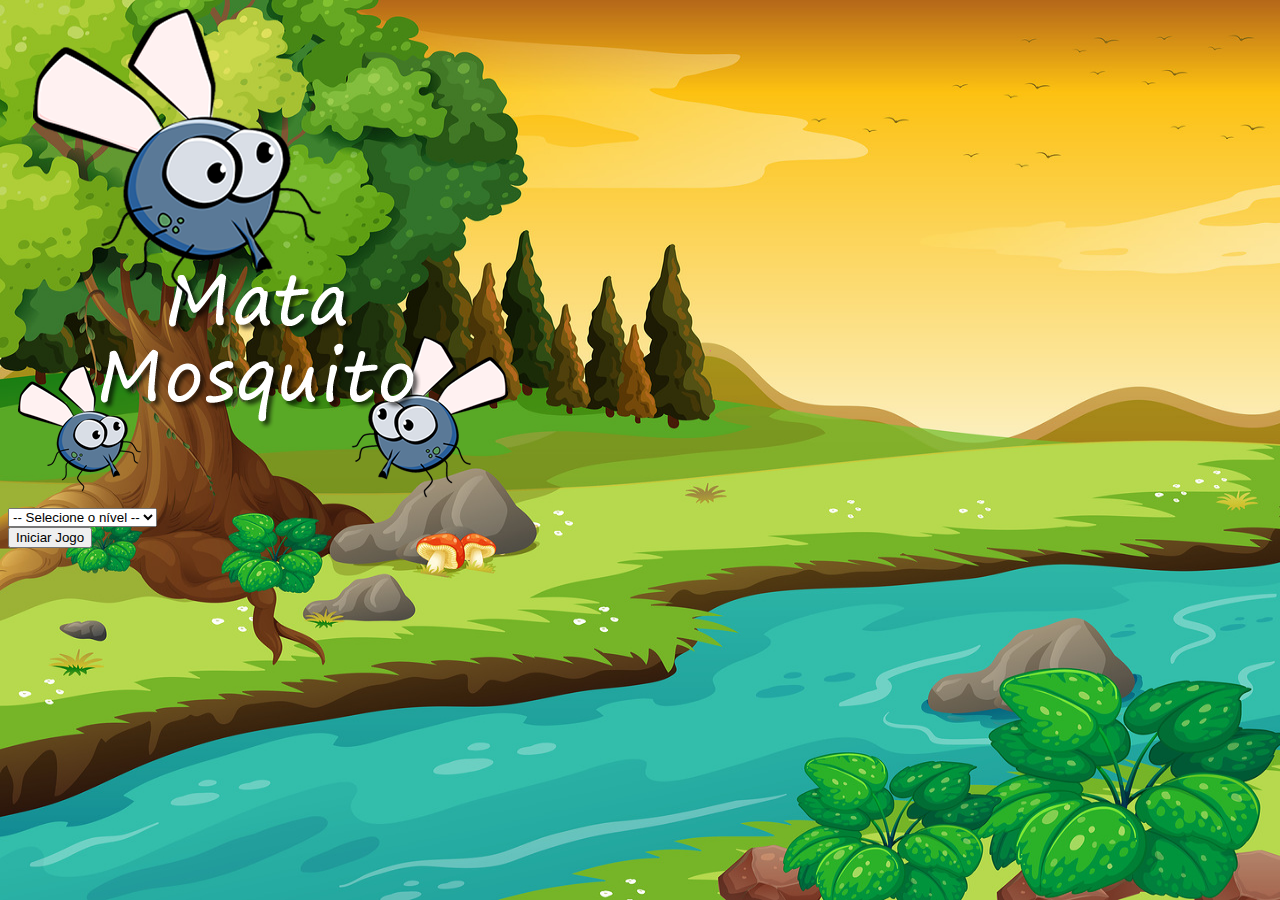
<file: index.html>
<html lang="pt-br">
    <head>
        <!-- Meta tags Obrigatórias -->
        <meta charset="utf-8">
        <meta name="viewport" content="width=device-width, initial-scale=1, shrink-to-fit=no">

        <!-- Bootstrap CSS -->
        <link rel="stylesheet" href="https://stackpath.bootstrapcdn.com/bootstrap/4.1.3/css/bootstrap.min.css" integrity="sha384-MCw98/SFnGE8fJT3GXwEOngsV7Zt27NXFoaoApmYm81iuXoPkFOJwJ8ERdknLPMO" crossorigin="anonymous">

        <!-- Font Awesome -->
        <link rel="stylesheet" href="https://use.fontawesome.com/releases/v5.3.1/css/all.css" integrity="sha384-mzrmE5qonljUremFsqc01SB46JvROS7bZs3IO2EmfFsd15uHvIt+Y8vEf7N7fWAU" crossorigin="anonymous">

        <!--HTML5Shiv-->
        <!--[if lt IE 9]>
        <script src="https://oss.maxcdn.com/html5shiv/3.7.2/html5shiv.min.js"></script>
        <![endif]-->

        <!--Estilo Customizado -->
        <link rel="stylesheet" type="text/css" href="css/estilo.css">

        <!--JavaScript Customizado -->
        <script src="js/java-script.js"></script>

        <title>Game - Mata Mosquito</title>
        <link rel="icon" href="img/mosca.png">
    </head>
    <body>

        <div class="container">
            <div class="row">
                <div class="col">
                    <div class="d-flex justify-content-center">
                        <img src="img/game.png">
                    </div>
                </div>
            </div>

            <div class="row">
                <div class="col">
                    <div class="d-flex justify-content-center">
                        <div class="mb-2">
                            <select class="form-control" id="nivel">
                                <option value="">-- Selecione o nível --</option>
                                <option value="normal">Aqui o pai ta de hack</option>
                                <option value="dificil">Calma ai também né</option>
                                <option value="muito-dificil">Ce ta maluco, da não</option>
                            </select>
                        </div>
                    </div>
                </div>
            </div>

            <div class="row">
                <div class="col">
                    <div class="d-flex justify-content-center">
                        <button type="button" class="btn btn-danger btn-lg" onclick="iniciarJogo()">Iniciar Jogo</button>
                    </div>
                </div>
            </div>
        </div>

       
        <!-- JavaScript (Opcional) -->
        <!-- jQuery primeiro, depois Popper.js, depois Bootstrap JS -->
        <script src="https://code.jquery.com/jquery-3.3.1.slim.min.js" integrity="sha384-q8i/X+965DzO0rT7abK41JStQIAqVgRVzpbzo5smXKp4YfRvH+8abtTE1Pi6jizo" crossorigin="anonymous"></script>
        <script src="https://cdnjs.cloudflare.com/ajax/libs/popper.js/1.14.3/umd/popper.min.js" integrity="sha384-ZMP7rVo3mIykV+2+9J3UJ46jBk0WLaUAdn689aCwoqbBJiSnjAK/l8WvCWPIPm49" crossorigin="anonymous"></script>
        <script src="https://stackpath.bootstrapcdn.com/bootstrap/4.1.3/js/bootstrap.min.js" integrity="sha384-ChfqqxuZUCnJSK3+MXmPNIyE6ZbWh2IMqE241rYiqJxyMiZ6OW/JmZQ5stwEULTy" crossorigin="anonymous"></script>
      
    </body>
</html>
</file>
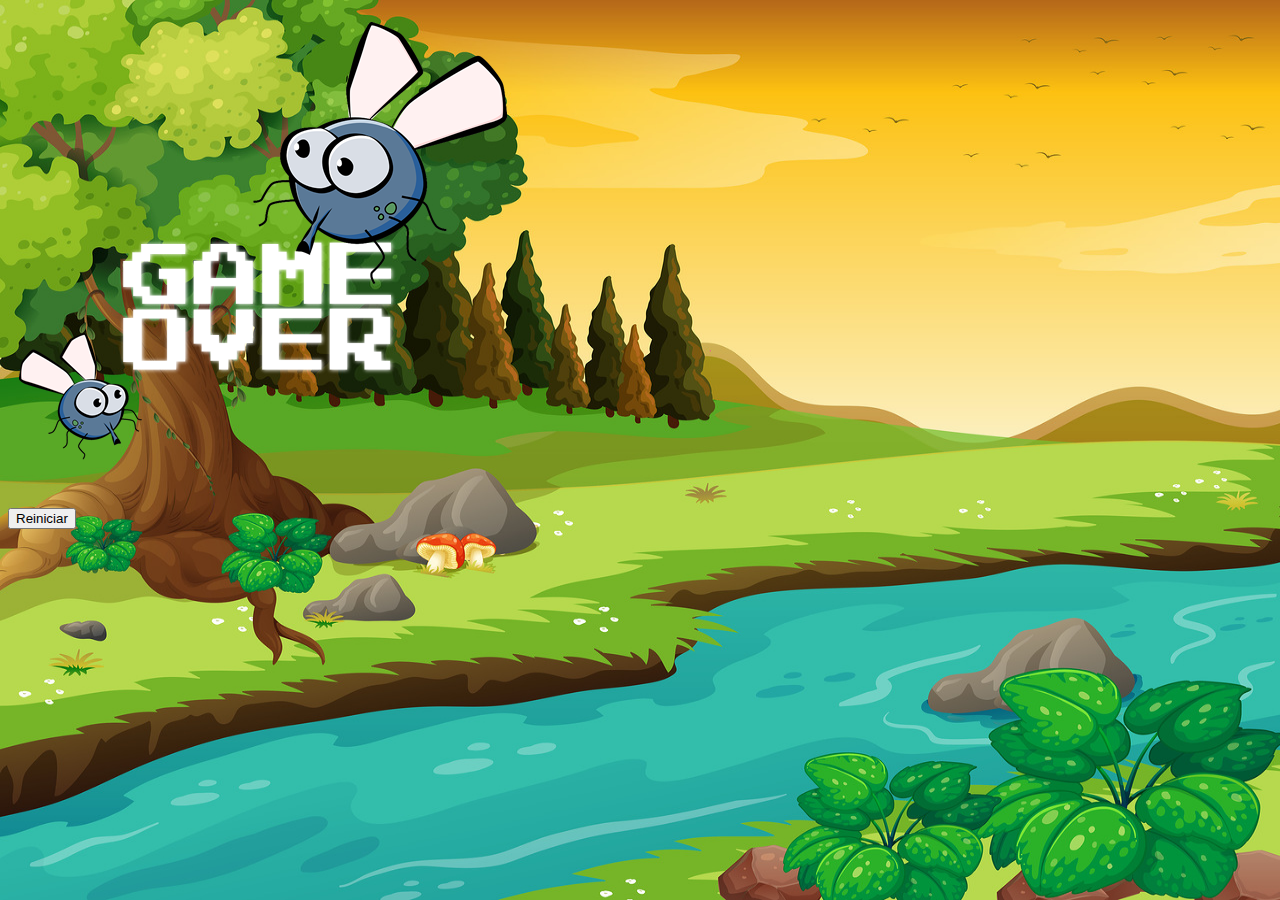
<file: game-over.html>
<html lang="pt-br">
    <head>
        <!-- Meta tags Obrigatórias -->
        <meta charset="utf-8">
        <meta name="viewport" content="width=device-width, initial-scale=1, shrink-to-fit=no">

        <!-- Bootstrap CSS -->
        <link rel="stylesheet" href="https://stackpath.bootstrapcdn.com/bootstrap/4.1.3/css/bootstrap.min.css" integrity="sha384-MCw98/SFnGE8fJT3GXwEOngsV7Zt27NXFoaoApmYm81iuXoPkFOJwJ8ERdknLPMO" crossorigin="anonymous">

        <!-- Font Awesome -->
        <link rel="stylesheet" href="https://use.fontawesome.com/releases/v5.3.1/css/all.css" integrity="sha384-mzrmE5qonljUremFsqc01SB46JvROS7bZs3IO2EmfFsd15uHvIt+Y8vEf7N7fWAU" crossorigin="anonymous">

        <!--HTML5Shiv-->
        <!--[if lt IE 9]>
        <script src="https://oss.maxcdn.com/html5shiv/3.7.2/html5shiv.min.js"></script>
        <![endif]-->

        <!--Estilo Customizado -->
        <link rel="stylesheet" type="text/css" href="css/estilo.css">

        <!--JavaScript Customizado -->
        <script src="js/java-script.js"></script>

        <title>Game - Mata Mosquito</title>
        <link rel="icon" href="img/mosca.png">
    </head>
    <body>

    	<div class="container">
    		<div class="row">
    			<div class="col">
    				<div class="d-flex justify-content-center">
    					<img src="img/game_over.png">
    				</div>
    			</div>
    		</div>

    		<div class="row">
    			<div class="col">
    				<div class="d-flex justify-content-center">
    					<button type="button" class="btn btn-dark btn-lg" onclick="reiniciar()">Reiniciar</button>
    				</div>
    			</div>
    		</div>
    	</div>

       
        <!-- JavaScript (Opcional) -->
        <!-- jQuery primeiro, depois Popper.js, depois Bootstrap JS -->
        <script src="https://code.jquery.com/jquery-3.3.1.slim.min.js" integrity="sha384-q8i/X+965DzO0rT7abK41JStQIAqVgRVzpbzo5smXKp4YfRvH+8abtTE1Pi6jizo" crossorigin="anonymous"></script>
        <script src="https://cdnjs.cloudflare.com/ajax/libs/popper.js/1.14.3/umd/popper.min.js" integrity="sha384-ZMP7rVo3mIykV+2+9J3UJ46jBk0WLaUAdn689aCwoqbBJiSnjAK/l8WvCWPIPm49" crossorigin="anonymous"></script>
        <script src="https://stackpath.bootstrapcdn.com/bootstrap/4.1.3/js/bootstrap.min.js" integrity="sha384-ChfqqxuZUCnJSK3+MXmPNIyE6ZbWh2IMqE241rYiqJxyMiZ6OW/JmZQ5stwEULTy" crossorigin="anonymous"></script>
      
    </body>
</html>
</file>
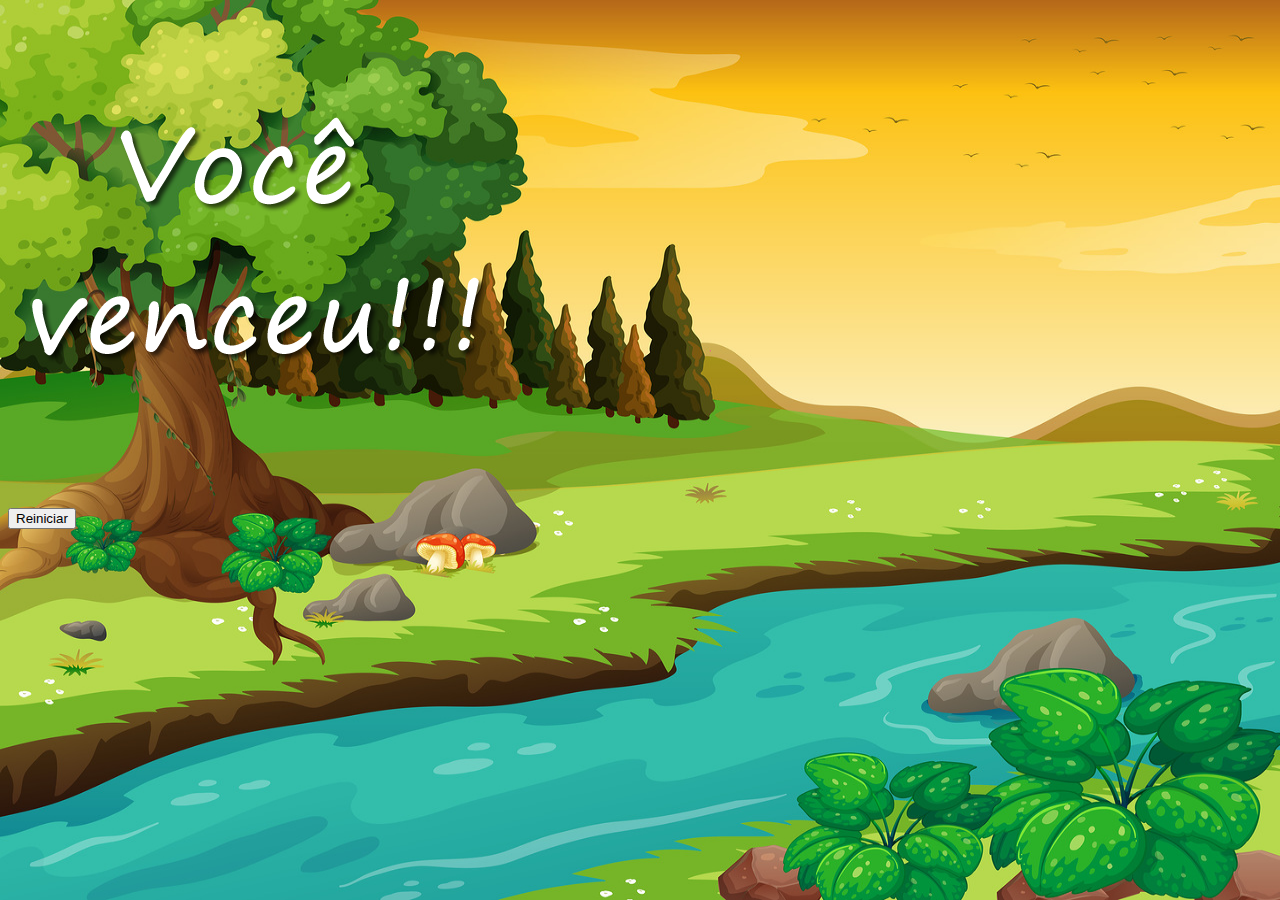
<file: game-win.html>
<html lang="pt-br">
    <head>
        <!-- Meta tags Obrigatórias -->
        <meta charset="utf-8">
        <meta name="viewport" content="width=device-width, initial-scale=1, shrink-to-fit=no">

        <!-- Bootstrap CSS -->
        <link rel="stylesheet" href="https://stackpath.bootstrapcdn.com/bootstrap/4.1.3/css/bootstrap.min.css" integrity="sha384-MCw98/SFnGE8fJT3GXwEOngsV7Zt27NXFoaoApmYm81iuXoPkFOJwJ8ERdknLPMO" crossorigin="anonymous">

        <!-- Font Awesome -->
        <link rel="stylesheet" href="https://use.fontawesome.com/releases/v5.3.1/css/all.css" integrity="sha384-mzrmE5qonljUremFsqc01SB46JvROS7bZs3IO2EmfFsd15uHvIt+Y8vEf7N7fWAU" crossorigin="anonymous">

        <!--HTML5Shiv-->
        <!--[if lt IE 9]>
        <script src="https://oss.maxcdn.com/html5shiv/3.7.2/html5shiv.min.js"></script>
        <![endif]-->

        <!--Estilo Customizado -->
        <link rel="stylesheet" type="text/css" href="css/estilo.css">

        <!--JavaScript Customizado -->
        <script src="js/java-script.js"></script>

        <title>Game - Mata Mosquito</title>
        <link rel="icon" href="img/mosca.png">
    </head>
    <body>

    	<div class="container">
    		<div class="row">
    			<div class="col">
    				<div class="d-flex justify-content-center">
    					<img src="img/vitoria.png">
    				</div>
    			</div>
    		</div>

    		<div class="row">
    			<div class="col">
    				<div class="d-flex justify-content-center">
    					<button type="button" class="btn btn-dark btn-lg" onclick="reiniciar()">Reiniciar</button>
    				</div>
    			</div>
    		</div>
    	</div>

       
        <!-- JavaScript (Opcional) -->
        <!-- jQuery primeiro, depois Popper.js, depois Bootstrap JS -->
        <script src="https://code.jquery.com/jquery-3.3.1.slim.min.js" integrity="sha384-q8i/X+965DzO0rT7abK41JStQIAqVgRVzpbzo5smXKp4YfRvH+8abtTE1Pi6jizo" crossorigin="anonymous"></script>
        <script src="https://cdnjs.cloudflare.com/ajax/libs/popper.js/1.14.3/umd/popper.min.js" integrity="sha384-ZMP7rVo3mIykV+2+9J3UJ46jBk0WLaUAdn689aCwoqbBJiSnjAK/l8WvCWPIPm49" crossorigin="anonymous"></script>
        <script src="https://stackpath.bootstrapcdn.com/bootstrap/4.1.3/js/bootstrap.min.js" integrity="sha384-ChfqqxuZUCnJSK3+MXmPNIyE6ZbWh2IMqE241rYiqJxyMiZ6OW/JmZQ5stwEULTy" crossorigin="anonymous"></script>
      
    </body>
</html>
</file>
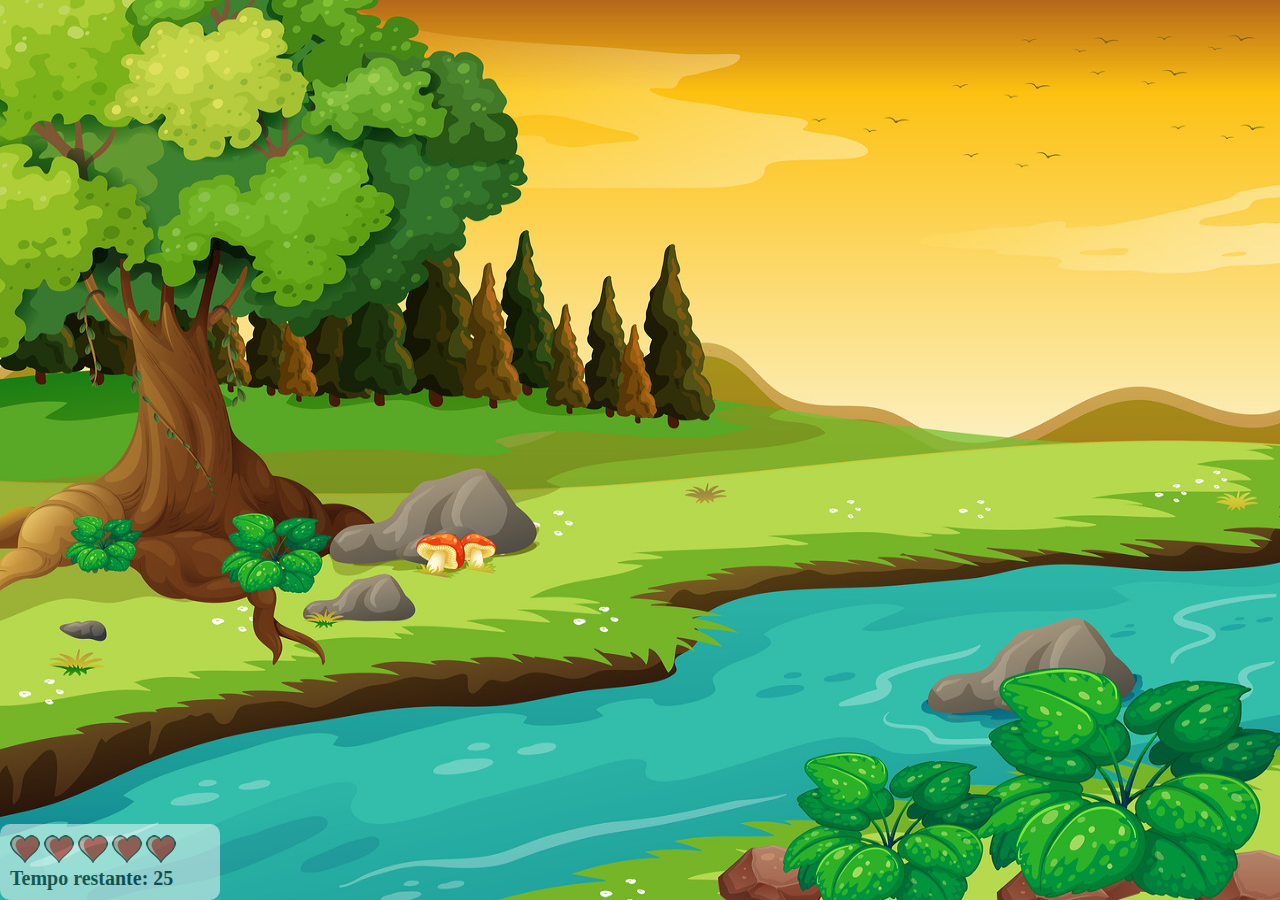
<file: jogo.html>
<html lang="pt-br">
    <head>
        <!-- Meta tags Obrigatórias -->
        <meta charset="utf-8">
        <meta name="viewport" content="width=device-width, initial-scale=1, shrink-to-fit=no">

        <!-- Bootstrap CSS -->
        <link rel="stylesheet" href="https://stackpath.bootstrapcdn.com/bootstrap/4.1.3/css/bootstrap.min.css" integrity="sha384-MCw98/SFnGE8fJT3GXwEOngsV7Zt27NXFoaoApmYm81iuXoPkFOJwJ8ERdknLPMO" crossorigin="anonymous">

        <!-- Font Awesome -->
        <link rel="stylesheet" href="https://use.fontawesome.com/releases/v5.3.1/css/all.css" integrity="sha384-mzrmE5qonljUremFsqc01SB46JvROS7bZs3IO2EmfFsd15uHvIt+Y8vEf7N7fWAU" crossorigin="anonymous">

        <!--HTML5Shiv-->
        <!--[if lt IE 9]>
        <script src="https://oss.maxcdn.com/html5shiv/3.7.2/html5shiv.min.js"></script>
        <![endif]-->

        <!--Estilo Customizado -->
        <link rel="stylesheet" type="text/css" href="css/estilo.css">

        <!--JavaScript Customizado -->
        <script src="js/java-script.js"></script>

        <title>Game - Mata Mosquito</title>
        <link rel="icon" href="img/mosca.png">
    </head>
    <body onresize="ajustaTamanhoTela()">



    	<div class="painel">
    		<div class="vidas">
    			<img id="v1" src="img/coracao_cheio.png">
    			<img id="v2" src="img/coracao_cheio.png">
    			<img id="v3" src="img/coracao_cheio.png">
    			<img id="v4" src="img/coracao_cheio.png">
    			<img id="v5" src="img/coracao_cheio.png">

    		</div>

    		<div class="cronometro">Tempo restante: <span id="tempo-restante"></span></div>
    	</div>


        <script>
            document.getElementById('tempo-restante').innerHTML = tempo
            
            var criaMosca = setInterval(function(){
                posicaoRandomica()
            } , criaMoscaTempo)

        </script>


       
        <!-- JavaScript (Opcional) -->
        <!-- jQuery primeiro, depois Popper.js, depois Bootstrap JS -->
        <script src="https://code.jquery.com/jquery-3.3.1.slim.min.js" integrity="sha384-q8i/X+965DzO0rT7abK41JStQIAqVgRVzpbzo5smXKp4YfRvH+8abtTE1Pi6jizo" crossorigin="anonymous"></script>
        <script src="https://cdnjs.cloudflare.com/ajax/libs/popper.js/1.14.3/umd/popper.min.js" integrity="sha384-ZMP7rVo3mIykV+2+9J3UJ46jBk0WLaUAdn689aCwoqbBJiSnjAK/l8WvCWPIPm49" crossorigin="anonymous"></script>
        <script src="https://stackpath.bootstrapcdn.com/bootstrap/4.1.3/js/bootstrap.min.js" integrity="sha384-ChfqqxuZUCnJSK3+MXmPNIyE6ZbWh2IMqE241rYiqJxyMiZ6OW/JmZQ5stwEULTy" crossorigin="anonymous"></script>
      
    </body>
</html>
</file>
<file: css/estilo.css>
html{
	cursor: url(../img/mata_mosca.png)30 30, auto;
}
body{
	background-image: url(../img/bg.jpg);
	background-repeat: no-repeat;
	background-size: 100% 100%;
	overflow-x: hidden;
}


.mosca0{
	width: 75px;
	height: 75px;
}
.mosca1{
	width: 100px;
	height: 100px;
}
.mosca2{
	width: 150px;
	height: 150px;
}
.ladoA{
	transform: scaleX(1);
}
.ladoB{
	transform: scaleX(-1);
}

.painel{
	position: absolute;
	width: 200px;
	padding: 10px;
	bottom: 0px;
	left: 0px;
	border-top: 1px solid #fff;
	background-color: #fff;
	opacity: 0.5;
	border-radius: 10px;
}
.vidas{
	float: left;
	width: 180px;
}
.cronometro{
	.float: right;
	font-size: 20px;
	font-weight: bold;
}
</file>
